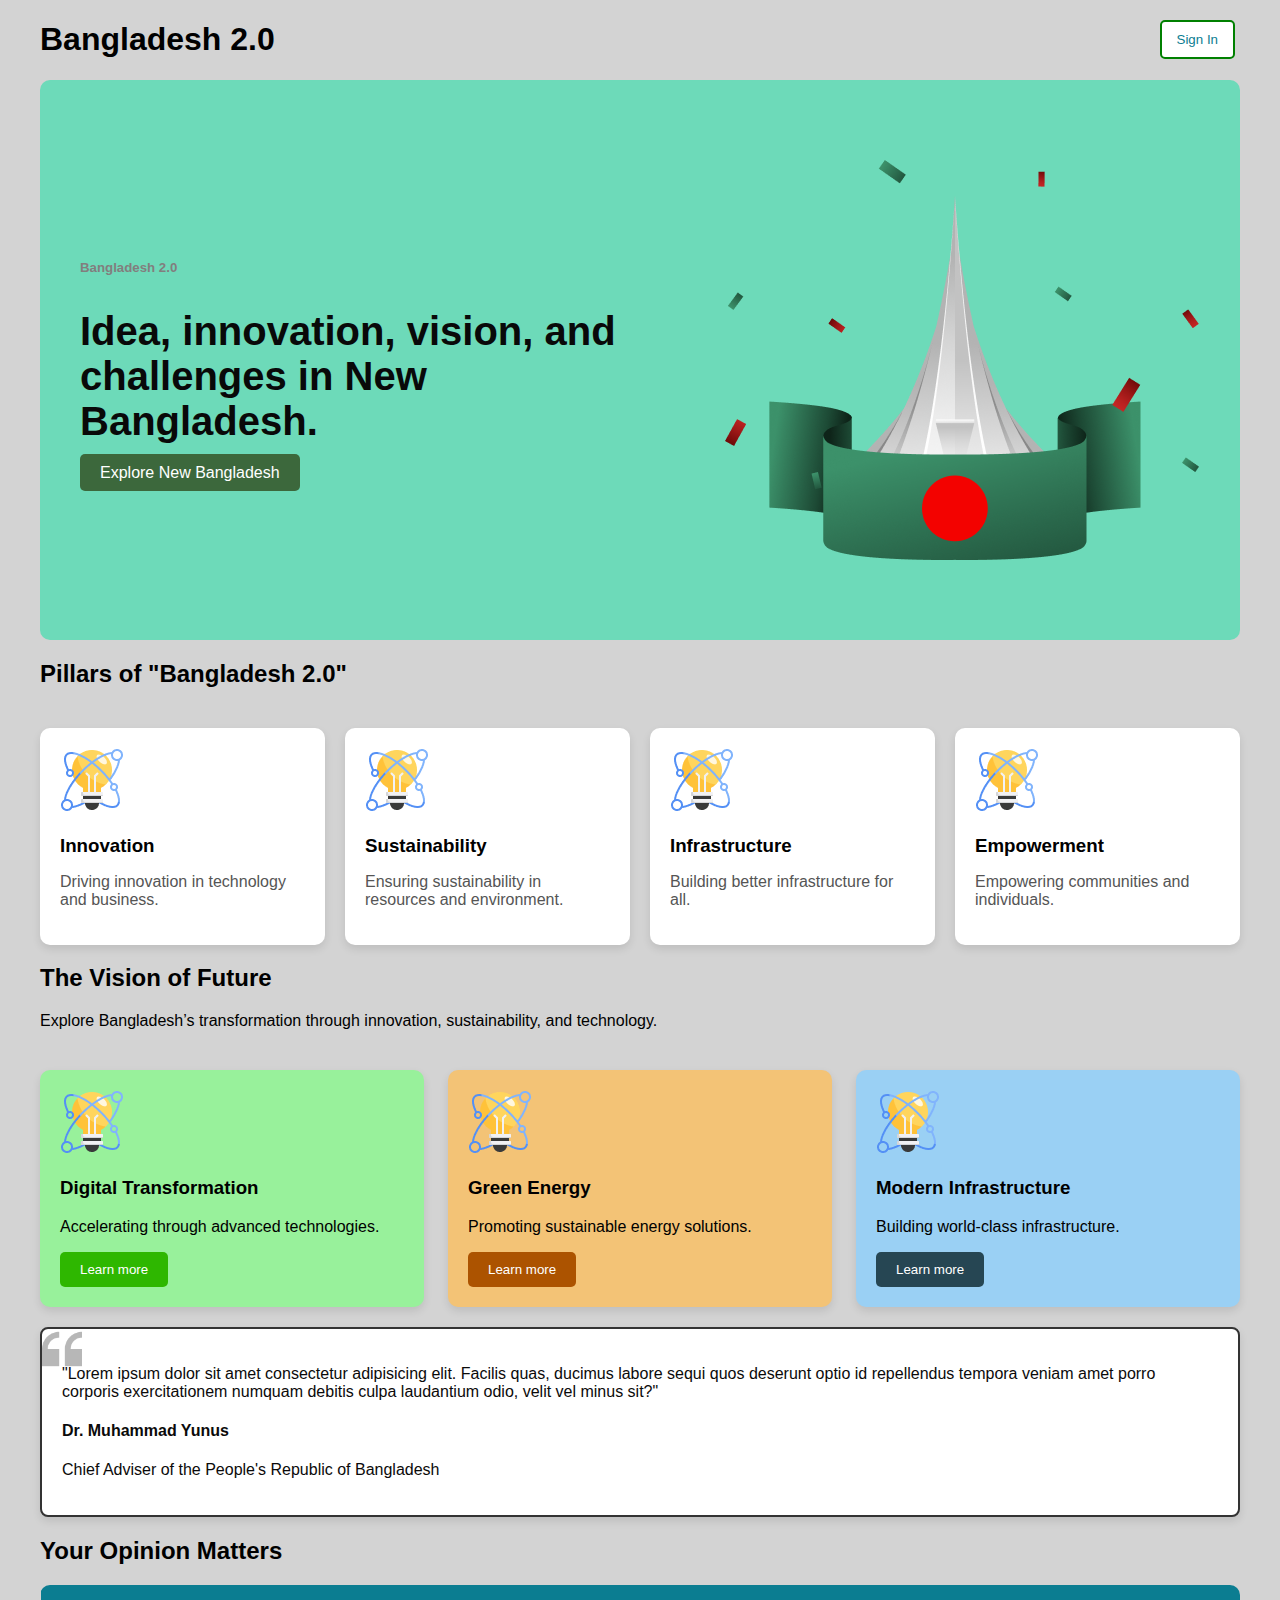
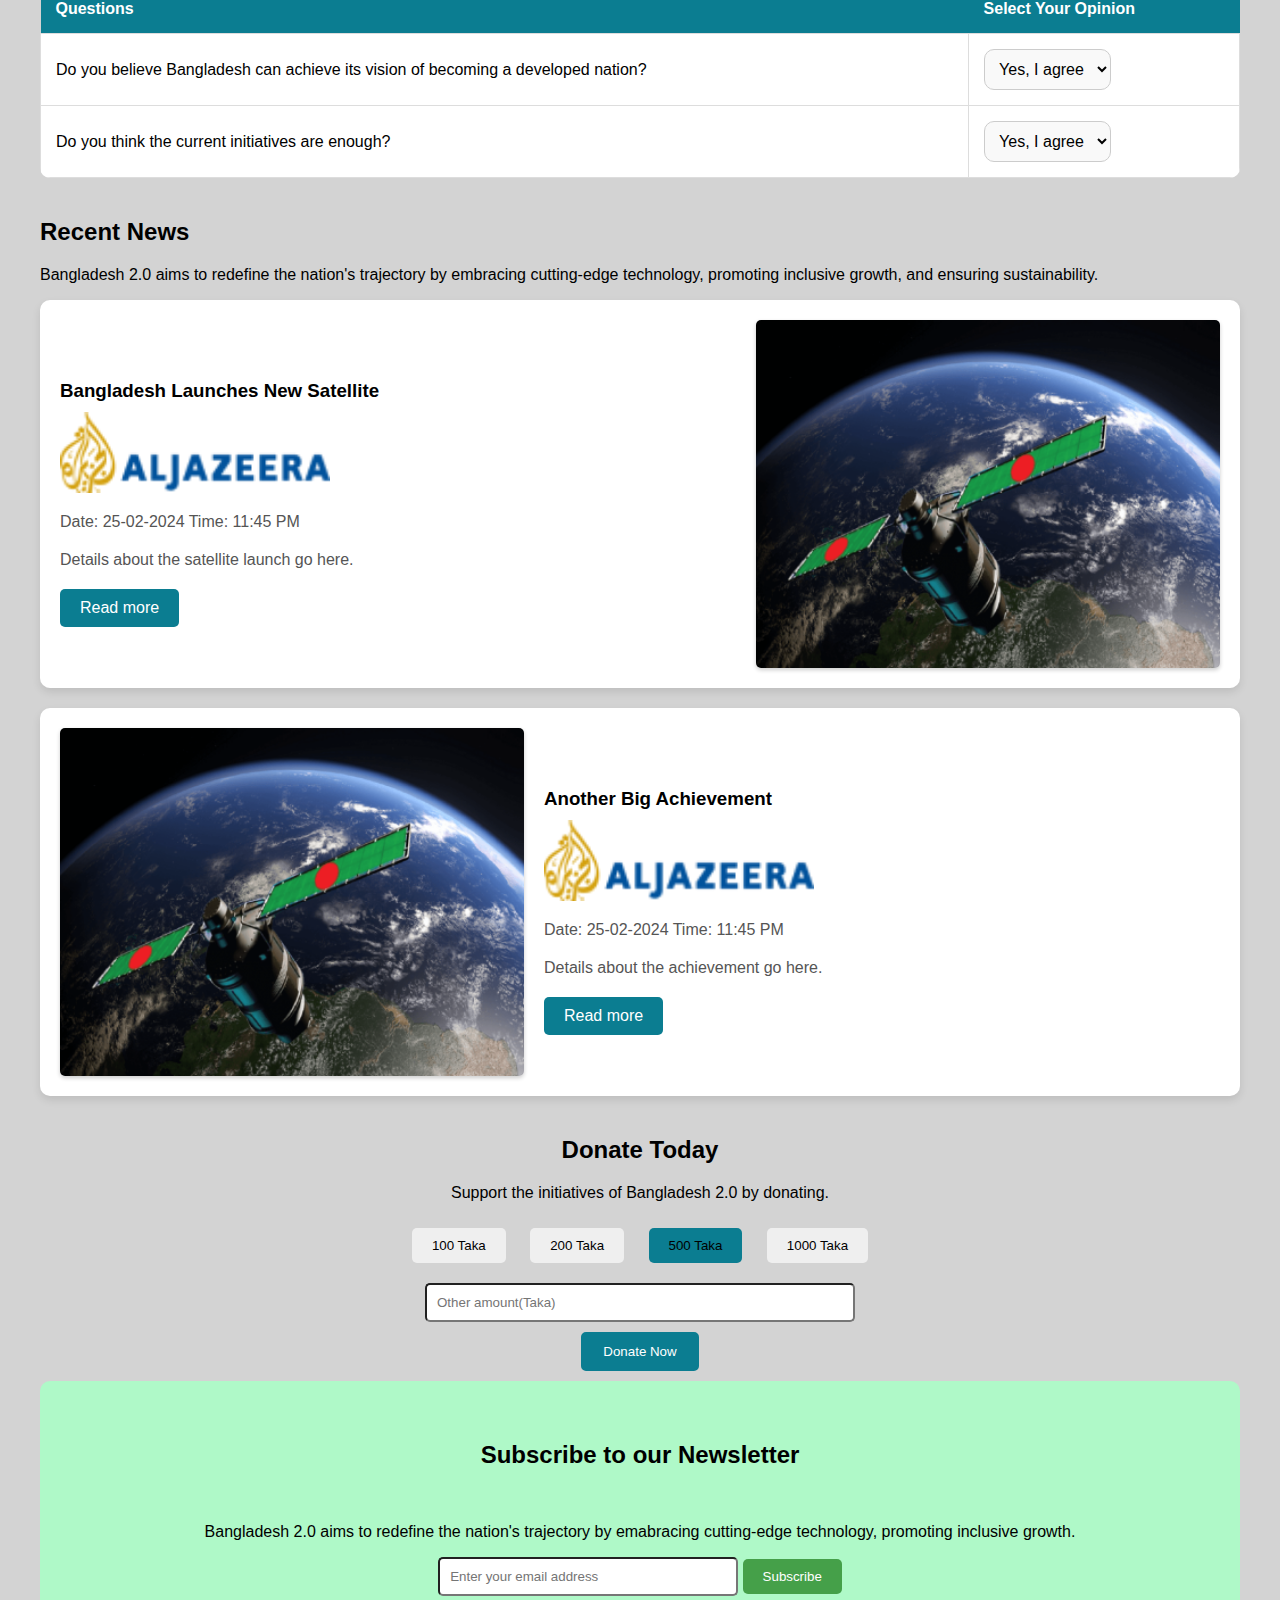
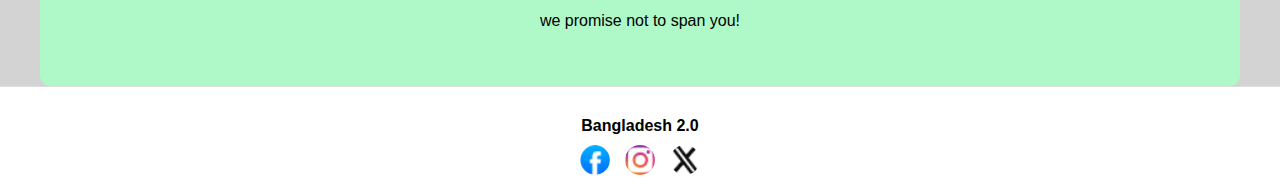
<file: index.html>
<!DOCTYPE html>
<html lang="en">
<head>
    <meta charset="UTF-8">
    <meta name="viewport" content="width=device-width, initial-scale=1.0">
    <title>Bangladesh 2.0</title>
    <link rel="stylesheet" href="BD.css">
</head>
<body>
    
    <header>
        <div class="header-container">
            <h1>Bangladesh 2.0</h1>
            <button class="sign-in">Sign In</button>
        </div>
    </header>

    
    <section class="hero">
        <div class="hero-content">
            <h5>Bangladesh 2.0</h5>
            <h2>Idea, innovation, vision, and challenges in New Bangladesh.</h2>
            <a href="#" class="explore-btn">Explore New Bangladesh</a>
        </div>
        <img src="hero.png" alt="New Bangladesh" class="hero-img">
    </section>
    

    
    <section class="pillars">
        <h2>Pillars of "Bangladesh 2.0"</h2>
        <div class="pillars-grid">
            <div class="pillar">
                <input type="image" id="image" alt="" src="card-icon.png" />

                <h3>Innovation</h3>
                <p>Driving innovation in technology and business.</p>
            </div>
            <div class="pillar">
                <input type="image" id="image" alt="" src="card-icon.png" />

                <h3>Sustainability</h3>
                <p>Ensuring sustainability in resources and environment.</p>
            </div>
            <div class="pillar">
                <input type="image" id="image" alt="" src="card-icon.png" />

                <h3>Infrastructure</h3>
                <p>Building better infrastructure for all.</p>
            </div>
            <div class="pillar">
                <input type="image" id="image" alt="" src="card-icon.png" />

                <h3>Empowerment</h3>
                <p>Empowering communities and individuals.</p>
            </div>
        </div>
    </section>

    
    <section class="vision">
        <h2>The Vision of Future</h2>
        <p>Explore Bangladesh’s transformation through innovation, sustainability, and technology.</p>
        <div class="vision-cards">
            <div class="card">
                <input type="image" id="image" alt="" src="card-icon.png" />
                <h3>Digital Transformation</h3>
                <p>Accelerating through advanced technologies.</p>
                <button class="favorite styled" type="button">Learn more</button>
            </div>
            <div class="card">
                <input type="image" id="image" alt="" src="card-icon.png" />

                <h3>Green Energy</h3>
                <p>Promoting sustainable energy solutions.</p>
                <button class="favorite styled" type="button">Learn more</button>

            </div>
            <div class="card">
                <input type="image" id="image" alt="" src="card-icon.png" />

                <h3>Modern Infrastructure</h3>
                <p>Building world-class infrastructure.</p>
                <button class="favorite styled" type="button">Learn more</button>

            </div>
        </div>
    </section>

    
    <div class="quote-card">
        <blockquote>
            <p>
                "Lorem ipsum dolor sit amet consectetur adipisicing elit. Facilis quas, ducimus labore sequi quos deserunt optio id repellendus tempora veniam amet porro corporis exercitationem numquam debitis culpa laudantium odio, velit vel minus sit?"
            </p>
        </blockquote>
        <div class="author">
            <h4>Dr. Muhammad Yunus</h4>
            <p>Chief Adviser of the People's Republic of Bangladesh</p>
        </div>
    </div>
    
    

    
    <section class="opinion">
        <h2>Your Opinion Matters</h2>
        <form>
            <table class="opinion-table">
                <thead>
                    <tr>
                        <th>Questions</th>
                        <th>Select Your Opinion</th>
                    </tr>
                </thead>
                <tbody>
                    <tr>
                        <td><label for="question1">Do you believe Bangladesh can achieve its vision of becoming a developed nation?</label></td>
                        <td>
                            <select id="question1">
                                <option value="yes">Yes, I agree</option>
                                <option value="no">No</option>
                            </select>
                        </td>
                    </tr>
                    <tr>
                        <td><label for="question2">Do you think the current initiatives are enough?</label></td>
                        <td>
                            <select id="question2">
                                <option value="yes">Yes, I agree</option>
                                <option value="no">No</option>
                            </select>
                        </td>
                    </tr>
                </tbody>
            </table>
        </form>
    </section>


    <section class="news">
        <h2>Recent News</h2>
        <p>Bangladesh 2.0 aims to redefine the nation's trajectory by embracing cutting-edge technology, promoting inclusive growth, and ensuring sustainability.</p>
        <div class="news-grid">
            
            <div class="news-item">
                <img src="satelite.png" alt="New Bangladesh" class="news-img">
                <div class="news-content">
                    <h3>Bangladesh Launches New Satellite</h3>
                    <img src="al-jazeera.png" alt="Al Jazeera Logo" class="news-img">
                    <p class="news-date">Date: <span class="date">25-02-2024</span>  Time: <span class="time">11:45 PM</span></p>
                    <p>Details about the satellite launch go here.</p>
                    <button class="favorite styled" type="button">Read more</button>
                </div>
            </div>
    
            
            <div class="news-item reverse">
                <div class="news-content">
                    <h3>Another Big Achievement</h3>
                    <img src="al-jazeera.png" alt="Al Jazeera Logo" class="news-img">
                    <p class="news-date">Date: <span class="date">25-02-2024</span>  Time: <span class="time">11:45 PM</span></p>
                    <p>Details about the achievement go here.</p>
                    <button class="favorite styled" type="button">Read more</button>
                </div>
                <img src="satelite.png" alt="New Bangladesh" class="news-img">
            </div>
        </div>
    </section>
    
    
    <section class="donate">
        <h2>Donate Today</h2>
        <p>Support the initiatives of Bangladesh 2.0 by donating.</p>
        <div class="donation-options">
            <button>100 Taka</button>
            <button>200 Taka</button>
            <button>500 Taka</button>
            <button>1000 Taka</button> <br>
            <input type="" placeholder="Other amount(Taka)"><br>
        <button class="favorite styled" type="button">Donate Now</button>
        </div>
    </section>

    
    <section class="newsletter">
        <h2>Subscribe to our Newsletter</h2><br>
        <p>Bangladesh 2.0 aims to redefine the nation's trajectory by emabracing cutting-edge technology, promoting inclusive growth.</p>
        <form>
            <input type="email" placeholder="Enter your email address">
            <button type="submit">Subscribe</button><br>
            <p>we promise not to span you!</p>
        </form>
    </section>

    
    <footer>
        <p>Bangladesh 2.0</p>
        <div class="social-icons">
            <a href="facebook.png" class="icon facebook" title="Facebook"></a>
            <a href="instagram.png" class="icon instagram" title="Instagram"></a>
            <a href="x.png" class="icon twitter" title="Twitter"></a>
        </div>
    </footer>
    
</body>
</html>
</file>
<file: BD.css>
body {
    font-family: Arial, sans-serif;
    margin: 0;
    padding: 0;
    background-color: #d3d3d3;
    margin-left: 0px; 
    margin-right: 0px; 
}

header {
    color: rgb(0, 0, 0);
    display: flex;
    justify-content: space-between;
    align-items: center;
    margin-left: 40px;
}

.sign-in {
    background: white;
    color: #0b7d91;
    border: 2px solid green;
    padding: 10px 15px;
    border-radius: 5px;
    cursor: pointer;
    position: absolute;  
    right: 15px; 
    top: 20px;
    margin-right: 30px;
}

.hero {
    background-color: #6ddab9;
    padding: 80px 40px;
    display: flex; 
    justify-content: space-between; 
    align-items: center; 
    text-align: left;
    color: #090909;
    margin-left: 40px;
    margin-right: 40px;
    border-radius: 10px;
    overflow: hidden; 
}

.hero-content {
    max-width: 50%;
}

.hero h5 {
    color: #827e7e;
}

.hero h2 {
    font-size: 2.5rem;
    margin-bottom: 20px;
}

.hero .explore-btn {
    background-color: #3c683c;
    color: white;
    padding: 10px 20px;
    text-decoration: none;
    border-radius: 5px;
}

.hero-img {
    max-width: 50%; 
    height: auto;
}



.pillars-grid {
    display: flex;
    justify-content: space-between;
    gap: 20px;
    margin-top: 40px;
    margin-left: 40px;
    margin-right: 40px;
}

.pillar {
    background-color: #ffffff;
    border-radius: 10px;
    box-shadow: 0 4px 8px rgba(0, 0, 0, 0.1);
    padding: 20px;
    width: 32%;
    transition: transform 0.3s;
}
.pillars h2 {
    margin-left: 40px;
}


.pillar:hover {
    transform: translateY(-10px);
}

.pillar h3 {
    color: #000000;
    margin-bottom: 10px;
}

.pillar p {
    color: #555;
}

.vision-cards {
    display: flex;
    justify-content: space-between;
    gap: 20px;
    margin-top: 40px;
    margin-left: 40px;
    margin-right: 40px;
}

.vision h2 {
    margin-left: 40px; 
}

.vision h2 + p {
    margin-left: 40px; 
}

.card {
    background-color: #ffffff;
    border-radius: 10px;
    padding: 20px;
    width: 32%;
    box-shadow: 0 4px 8px rgba(0, 0, 0, 0.1);
    transition: transform 0.3s;
}

.card img {
    max-width: 100%;
    height: auto;
    margin-bottom: 10px;
}

.card h3 {
    color: #000000;
}

.card .favorite.styled {
    color: white;
    border: none;
    padding: 10px 20px;
    border-radius: 5px;
    cursor: pointer;
    transition: background-color 0.3s;
}

.card:nth-child(1) .favorite.styled {
    background-color: #2eb700; 
}

.card:nth-child(2) .favorite.styled {
    background-color: #ac5300; 
}

.card:nth-child(3) .favorite.styled {
    background-color: #264653; 
}

.card .favorite.styled:hover {
    background-color: #2f873f; 
}

.card:nth-child(1) {
    background-color: #98f19b;
}

.card:nth-child(2) {
    background-color: #f3c376;
}

.card:nth-child(3) {
    background-color: #9ad0f4;
}

* {
    box-sizing: border-box;
}



.quote-card {
    padding: 20px;
    margin-left: 40px;
    margin-right: 40px;
    margin-top: 20px;
    position: relative;
    border: 2px solid #333;
    border-radius: 8px; 
    box-shadow: 0 4px 8px rgba(0, 0, 0, 0.1);
    background-color: #fff; 
    background-image: url('quote-bg.png'); 
    background-position: top left; 
    background-size: 40px 40px;
    background-repeat: no-repeat;
    overflow: hidden; 
    text-align: left;
}

blockquote, .author {
    position: relative;
    z-index: 1;
    color: rgb(11, 10, 10); 
    margin-left: 0; 
}

blockquote p {
    margin-left: 0; 
    margin-right: 0; 
}






.opinion {
    width: 100%; 
    padding: 0 40px; 
}


.opinion-table {
    width: 100%; 
    margin-top: 20px;
    margin-bottom: 20px; 
    border-collapse: collapse; 
    border-radius: 10px; 
    overflow: hidden; 
}

.opinion-table th, .opinion-table td {
    padding: 15px;
    text-align: left; 
    border-bottom: 1px solid #ddd; 
}

.opinion-table td {
    border-left: 1px solid #ddd; 
    border-right: 1px solid #ddd; 
}

.opinion-table th {
    background-color: #0b7d91; 
    color: white; 
}

.opinion-table td {
    background-color: #ffffff; 
}

.opinion-table select {
    padding: 10px; 
    border: 1px solid #ccc; 
    border-radius: 10px;
    background-color: #f9f9f9; 
    font-size: 1rem; 
}


.news {
    margin: 40px 40px; 
}

.news h2 {
    text-align: left;
    margin-bottom: 20px;
    color: #000;
}


.news-grid {
    display: flex;
    flex-direction: column;
    gap: 20px; 
}

.news-item {
    display: flex;
    align-items: center;
    background-color: #ffffff;
    border-radius: 10px;
    box-shadow: 0 4px 8px rgba(0, 0, 0, 0.1);
    padding: 20px;
    overflow: hidden;
    gap: 20px;
}

.news-item.reverse {
    flex-direction: row-reverse;
}

.news-img {
    width: 40%; 
    height: auto;
    border-radius: 5px;
    object-fit: cover;
    box-shadow: 0 2px 4px rgba(0, 0, 0, 0.2);
}

.news-item .news-img[src="al-jazeera.png"] {
    box-shadow: none; 
    border: none;
    object-fit: contain; 
}

.news-item:nth-child(1) .news-img {
    order: 1; 
}

.news-item:nth-child(2) .news-img {
    order: 2; 
}

.news-content {
    flex: 1; 
}

.news-content h3 {
    margin-bottom: 10px;
    color: #000;
}

.news-content p {
    margin-bottom: 20px;
    color: #555;
}

.news-content button {
    background-color: #0b7d91;
    color: white;
    padding: 10px 20px;
    border: none;
    border-radius: 5px;
    cursor: pointer;
    font-size: 1rem;
}

.news-content button:hover {
    background-color: #095d6d;
}



.donate {
    text-align: center;
    margin-left: 20px;
    margin-right: 20px;
}
.donation-options button:nth-child(3) {
    background-color: #0b7d91; 
    color: rgb(0, 0, 0); 
    border: none; 
    padding: 10px 20px; 
    border-radius: 5px; 
    cursor: pointer; 
    transition: background-color 0.3s; 
}

.donation-options button {
    color: rgb(0, 0, 0);
    padding: 10px 20px;
    border-radius: 5px;
    margin: 10px;
    border: none;
    cursor: pointer;
    transition: background-color 0.3s;
}

.donation-options button:hover {
    background-color: #45a049;
}

.donate input {
    width: 300px;
    padding: 10px;
    margin-top: 10px;
    border-radius: 5px;
}
.donate :placeholder-shown{
    width: 430px;
}

.donate .favorite.styled {
    background-color: #0b7d91;
    color: white;
    border: 2px solid #0b7d91;
    padding: 10px 20px;
    border-radius: 5px;
    cursor: pointer;
    transition: background-color 0.3s;
}

.donate .favorite.styled:hover {
    background-color: #45a049;
}

.newsletter {
    background-color: #aff9c8;
    color: rgb(0, 0, 0);
    padding: 40px;
    text-align: center;
    margin-left: 40px;
    margin-right: 40px;
    border-radius: 10px;
}

.newsletter input {
    padding: 10px;
    width: 300px;
    border-radius: 5px;
}

.newsletter button {
    background-color: #45a049;
    color: white;
    border: none;
    padding: 10px 20px;
    border-radius: 5px;
    cursor: pointer;
}

.newsletter button:hover {
    background-color: #0b7d91;
}

.card:hover, .pillar:hover, .news-item:hover {
    transform: translateY(-10px);
}

.favorite.styled:hover {
    background-color: #45a049;
}

.quote-section {
    background-color: #0b7d91;
    color: white;
    padding: 50px;
    text-align: center;
    border-radius: 10px;
    box-shadow: 0 4px 8px rgba(0, 0, 0, 0.1);
}

.quote-section .quote-icon {
    background-color: #f3c376;
    padding: 20px;
    border-radius: 50%;
    margin-bottom: 20px;
    font-size: 2rem;
}
footer {
    background-color: #ffffff; 
    padding: 20px; 
    text-align: center;
    border-top: 1px solid #ddd; 
    font-size: 1rem; 
    margin: 0;
}

footer p {
    margin: 10px 0; 
    font-weight: bold;
    color: #000; 
}

.social-icons {
    display: flex; 
    justify-content: center; 
    gap: 15px; 
}

.icon {
    display: inline-block;
    width: 30px; 
    height: 30px; 
    background-size: cover; 
    background-position: center;
    border-radius: 50%; 
    transition: transform 0.2s ease, box-shadow 0.2s ease; 
}


.icon.facebook {
    background-image: url('facebook.png'); 
}

.icon.instagram {
    background-image: url('instagram.png'); 
}

.icon.twitter {
    background-image: url('x.png'); 
}

.icon:hover {
    transform: scale(1.2); 
    box-shadow: 0 4px 8px rgba(0, 0, 0, 0.2); 
}
</file>
